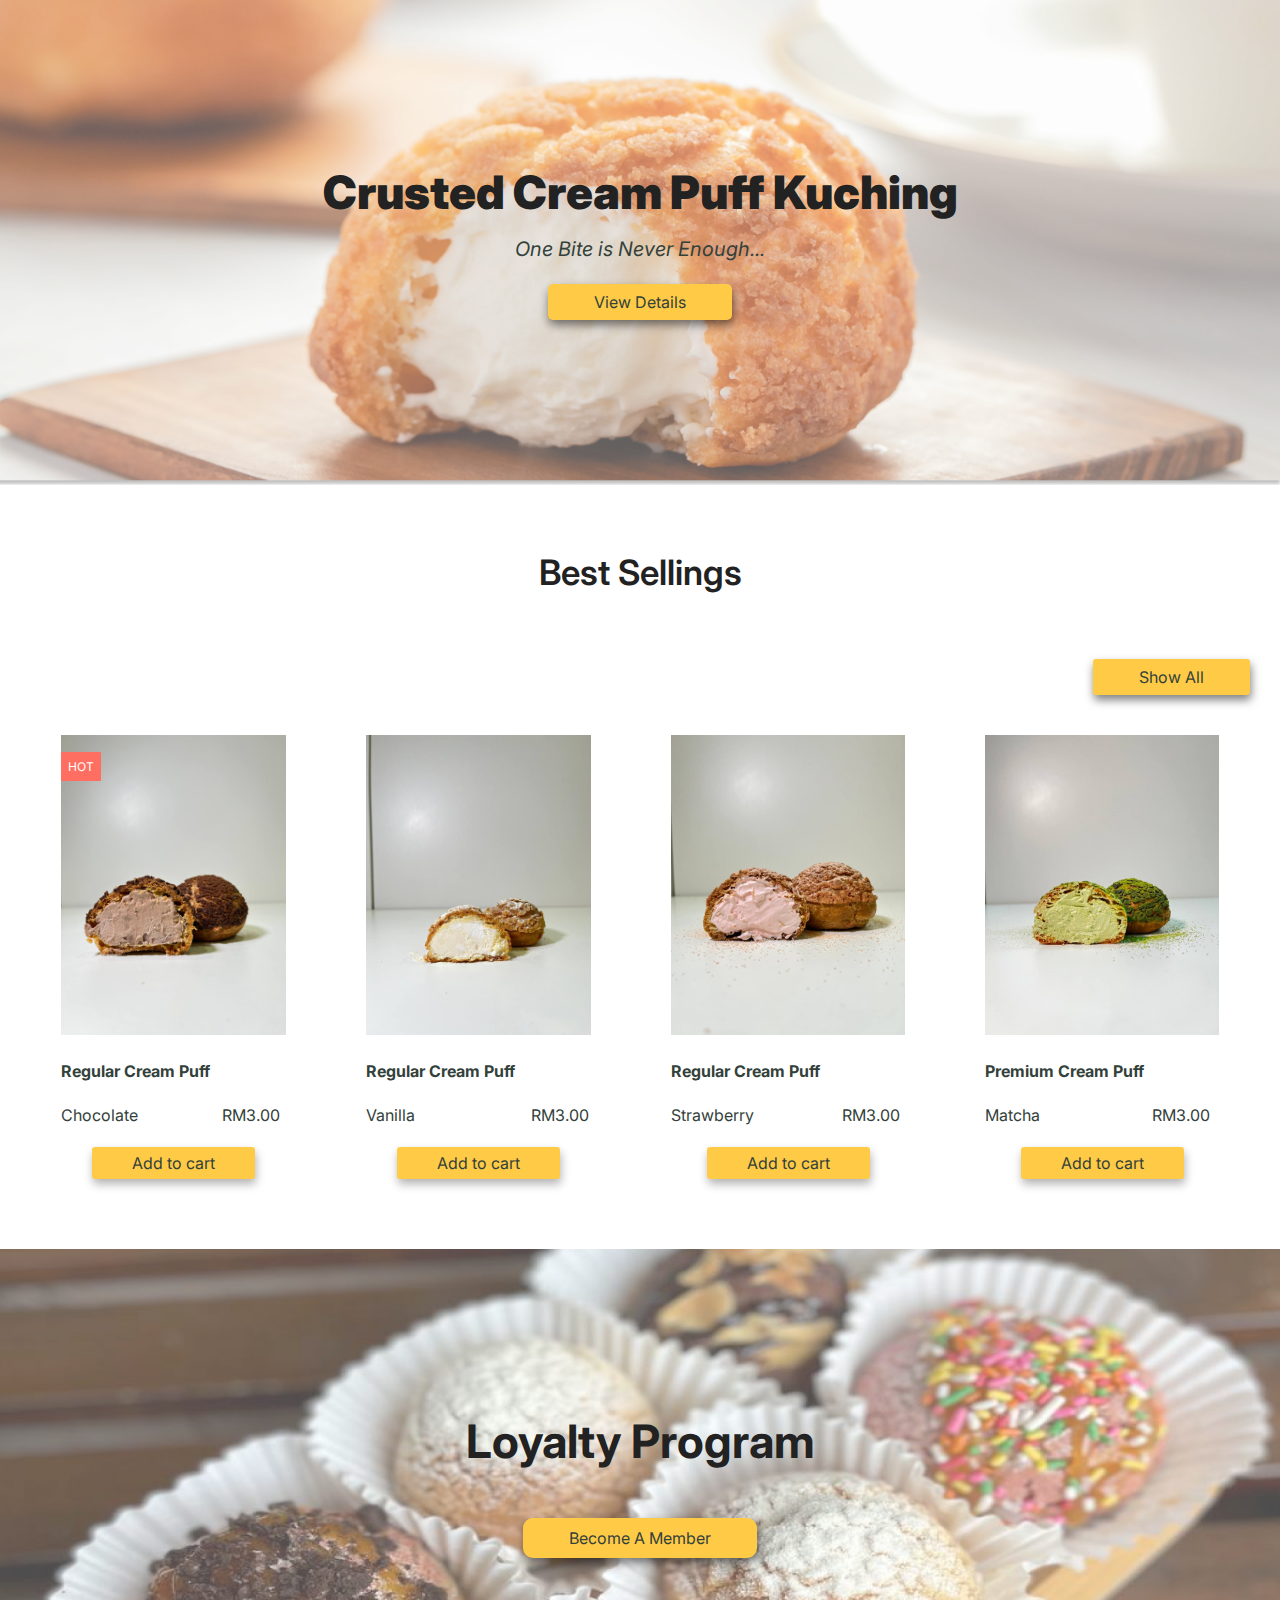
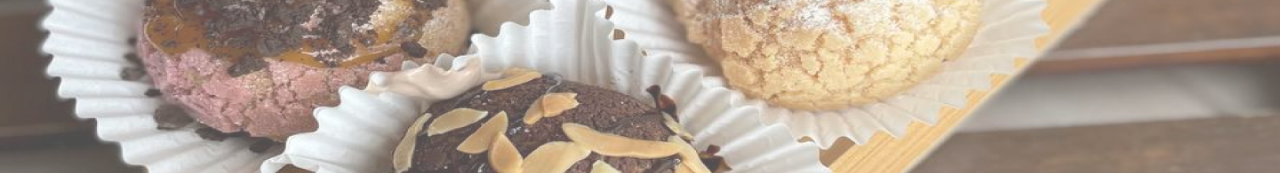
<file: index.html>
<!DOCTYPE html>
<html lang="en">

<head>
    <meta charset="UTF-8">
    <meta http-equiv="X-UA-Compatible" content="IE=edge">
    <meta name="viewport" content="width=device-width, initial-scale=1.0">
    <title>Puff Lab Home</title>
    <link rel="stylesheet" href="https://pro.fontawesome.com/releases/v5.10.0/css/all.css" />
    <link rel="stylesheet" href="index.css">

</head>

<body>
    <section id="details">
        <div class="box">
            <h1>Crusted Cream Puff Kuching</h1>
            <p>One Bite is Never Enough...</p>
            <a href="allproduct.html"><button class="viewdetails">View Details</button></a>
        </div>
    </section>

    <section id="bestsellings">
        <div class="caption">
            <h2>Best Sellings</h2>
        </div>
        <div class="show">
            <a href="creamPuff.html"><button class="showall">Show All</button></a>
        </div>
    </section>

    <section id="products">
        <div class="product">
            <img class="chocolate" src="img/chocolate.jpg">
            <div class="details">
                <h3>Regular Cream Puff</h3>
                <p>Chocolate&emsp;&emsp;&emsp;&emsp;&emsp;&nbsp;RM3.00</p>
                <button class="addtocart">Add to cart</button>
            </div>
            <div class="hotproduct">HOT</div>
        </div>

        <div class="product">
            <img class="vanilla" src="img/vanilla.jpg">
            <div class="details">
                <h3>Regular Cream Puff</h3>
                <p>Vanilla &emsp;&emsp;&emsp;&emsp;&emsp;&emsp;&emsp;RM3.00</p>
                <button class="addtocart">Add to cart</button>
            </div>
        </div>

        <div class="product">
            <img class="strawberry" src="img/strawberry.jpg">
            <div class="details">
                <h3>Regular Cream Puff</h3>
                <p>Strawberry&emsp;&emsp;&emsp;&emsp;&emsp;&nbsp;&nbsp;RM3.00</p>
                <button class="addtocart">Add to cart</button>
            </div>
        </div>

        <div class="product">
            <img class="matcha" src="img/matcha.jpg">
            <div class="details">
                <h3>Premium Cream Puff</h3>
                <p>Matcha&emsp;&emsp;&emsp;&emsp;&emsp;&emsp;&nbsp;&nbsp;&nbsp;&nbsp;RM3.00</p>
                <button class="addtocart">Add to cart</button>
            </div>
        </div>
    </section>

    <section id="loyalty">
        <div class="loyaltyp">
            <h1>Loyalty Program</h1>
            <a href="login.html"><button class="loyalty">Become A Member</button></a>
        </div>
    </section>
</body>
</file>
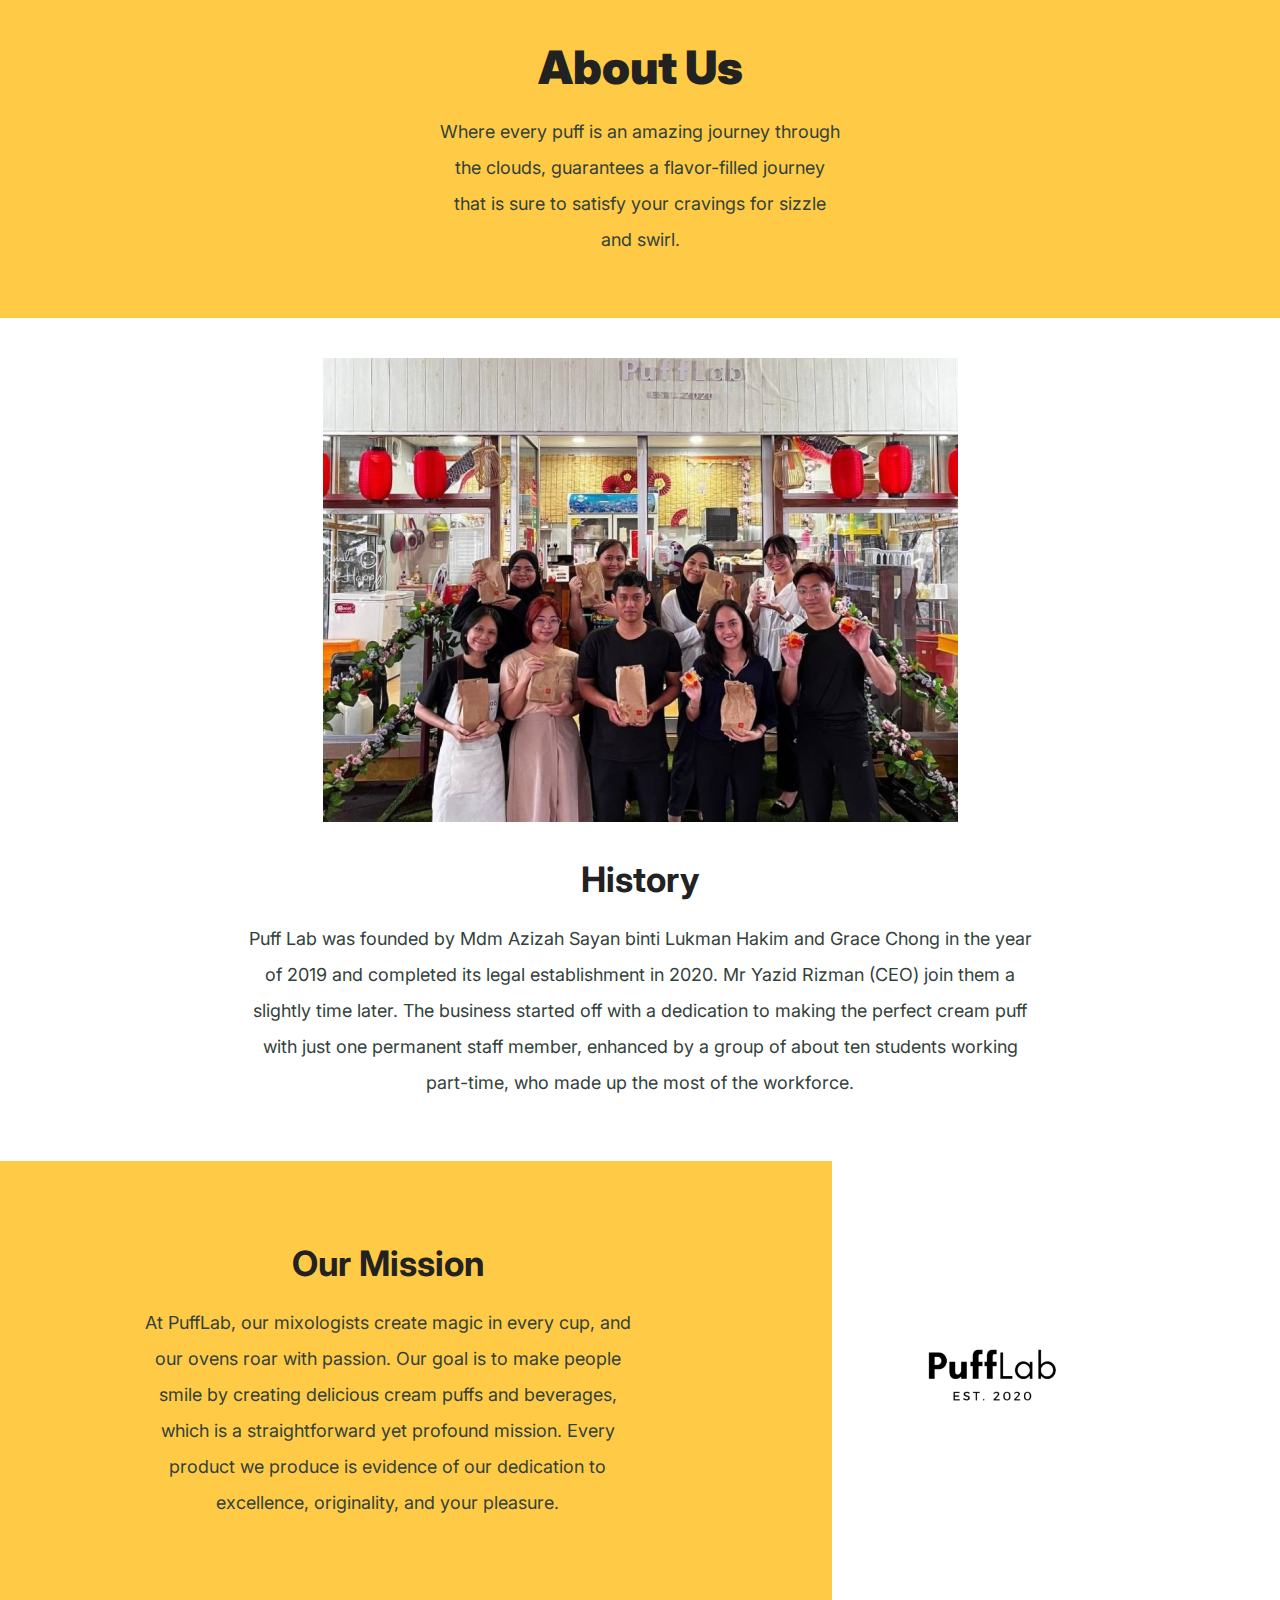
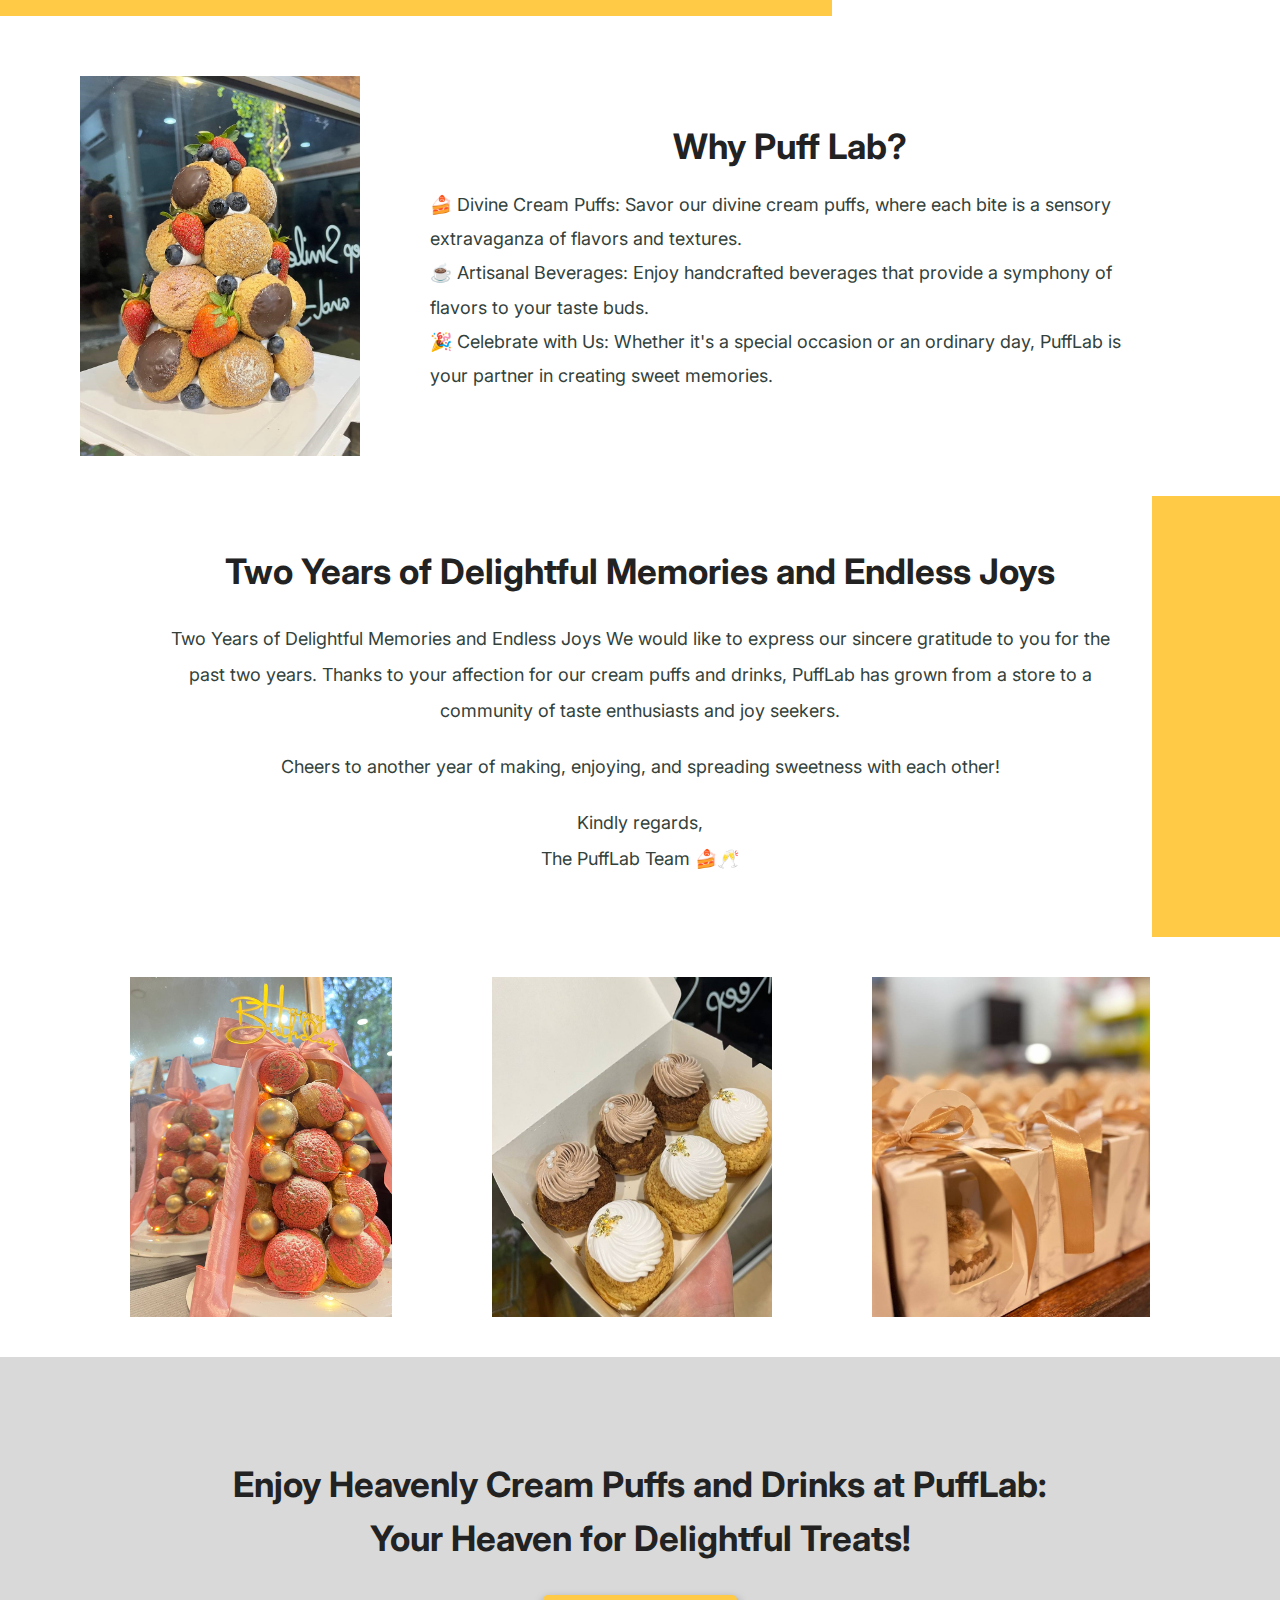
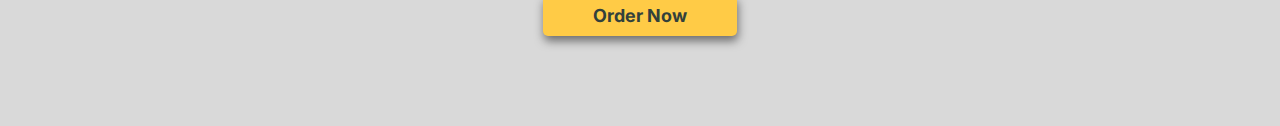
<file: aboutUs.html>
<!DOCTYPE html>
<html lang="en">

<head>
    <meta charset="UTF-8">
    <meta http-equiv="X-UA-Compatible" content="IE=edge">
    <meta name="viewport" content="width=device-width, initial-scale=1.0">
    <title>Puff Lab About Us</title>
    <link rel="stylesheet" href="https://pro.fontawesome.com/releases/v5.10.0/css/all.css" />
    <link rel="stylesheet" href="aboutUs.css">
</head>

<body>

    <section id="about" class="section-p1">
        <div class="box">
            <h2>About Us</h2>
            <p>Where every puff is an amazing journey through the clouds, guarantees a flavor-filled journey that is
                sure to satisfy your cravings for sizzle and swirl. </p>
        </div>
    </section>

    <section id="history" class="section-p1">
        <div class="imgbox">
            <img class="pic" src="img/gp.png">
        </div>

        <div class="text">
            <div class="cont">
                <h3>History</h3>
                <p>Puff Lab was founded by Mdm Azizah Sayan binti Lukman Hakim and Grace Chong in the year of 2019 and
                    completed its legal establishment in 2020. Mr Yazid Rizman (CEO) join them a slightly time later.
                    The business started off with a dedication to making the perfect cream puff with just one permanent
                    staff member, enhanced by a group of about ten students working part-time, who made up the most of
                    the workforce.</p>
            </div>
        </div>
    </section>

    <section id="mission" class="section-p1">
        <div class="box2">
            <h3>Our Mission</h3>
            <p>At PuffLab, our mixologists create magic in every cup, and our ovens roar with passion. Our goal is to
                make people smile by creating delicious cream puffs and beverages, which is a straightforward yet
                profound mission. Every product we produce is evidence of our dedication to excellence, originality, and
                your pleasure.</p>
        </div>
        <div class="image-container">
            <img class="pic2" src="img/logo1.png">
        </div>
    </section>

    <section id="why" class="section-p1">
        <div class="container">
            <img class="pic3" src="img/pic.jpg">
        </div>
        <div class="caption">
            <h3>Why Puff Lab?</h3>
            <ul>
                <li>🍰 Divine Cream Puffs: Savor our divine cream puffs, where each bite is a sensory extravaganza of
                    flavors and textures.</li>
                <li>☕ Artisanal Beverages: Enjoy handcrafted beverages that provide a symphony of flavors to your taste
                    buds.</li>
                <li>🎉 Celebrate with Us: Whether it's a special occasion or an ordinary day, PuffLab is your partner in
                    creating sweet memories.</li>
            </ul>
        </div>
    </section>

    <section id="joys" class="section-p1">
        <div class="contain">
            <h3>Two Years of Delightful Memories and Endless Joys</h3>
            <p>Two Years of Delightful Memories and Endless Joys
                We would like to express our sincere gratitude to you for the past two years. Thanks to your affection
                for our cream puffs and drinks, PuffLab has grown from a store to a community of taste enthusiasts and
                joy seekers.
            <p>Cheers to another year of making, enjoying, and spreading sweetness with each other!</p>
            <p>Kindly regards,<br>
                The PuffLab Team 🍰🥂</p>
        </div>
    </section>

    <section id="images" class="section-p1">
        <div class="image">
            <img src="img/image1.jpg">
            <img src="img/image2.jpg">
            <img src="img/image3.jpg">
        </div>
    </section>

    <section id="last" class="section-p1">
        <div class="order">
            <h3>Enjoy Heavenly Cream Puffs and Drinks at PuffLab:<br>
                Your Heaven for Delightful Treats!</h3>
            <a href="creamPuff.html"><button class="ordernow">Order Now</button></a>
        </div>
    </section>

</body>

</html>
</file>
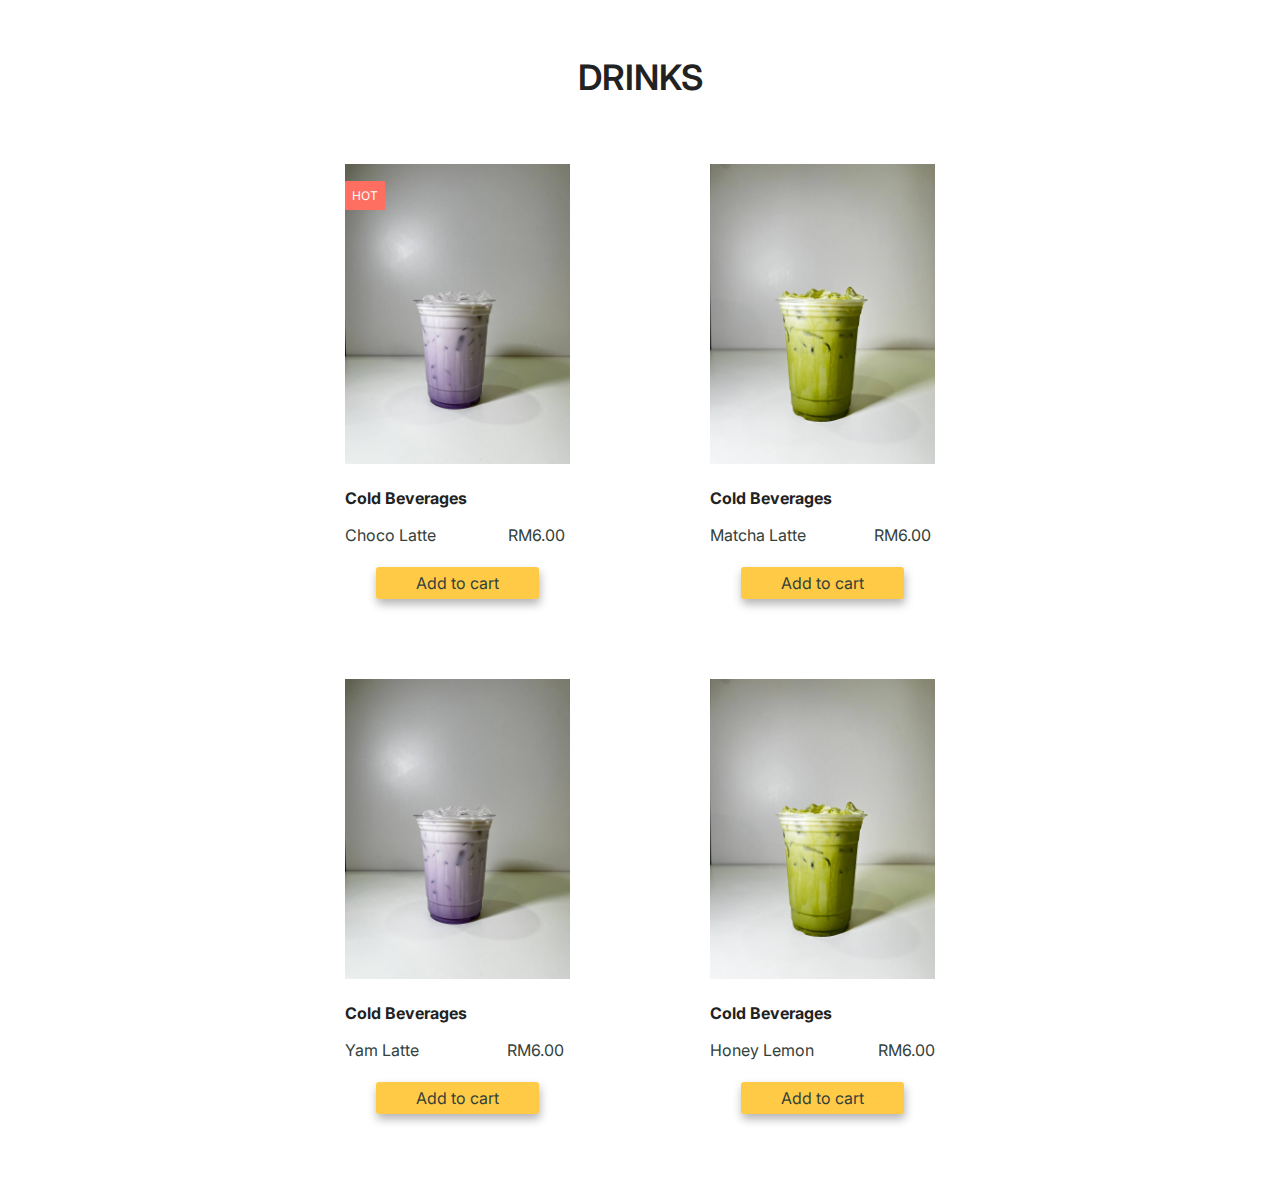
<file: drinks.html>
<!DOCTYPE html>
<html lang="en">

<head>
    <meta charset="UTF-8">
    <meta http-equiv="X-UA-Compatible" content="IE=edge">
    <meta name="viewport" content="width=device-width, initial-scale=1.0">
    <title>Puff Lab Drinks</title>
    <link rel="stylesheet" href="https://pro.fontawesome.com/releases/v5.10.0/css/all.css" />
    <link rel="stylesheet" href="drinks.css">
</head>

<body>
    <section id="title">
        <div class="drinks">
            <h3>DRINKS</h3>
        </div>
    </section>

<!--drinks1-->

    <section id="products">
        <div class="product">
            <img class="chocolatte" src="img/yamlatte.jpg">
            <div class="details">
                <h2>Cold Beverages</h2>
                <p>Choco Latte &emsp;&emsp;&emsp;&emsp;&nbsp;RM6.00</p>
                <button class="addtocart">Add to cart</button>
            </div>
            <div class="hotproduct">HOT</div>
        </div>

        <div class="product">
            <img class="matchalatte" src="img/matchalatte.jpg">
            <div class="details">
                <h2>Cold Beverages</h2>
                <p>Matcha Latte&emsp;&emsp;&emsp;&emsp;&nbsp;RM6.00</p>
                <button class="addtocart">Add to cart</button>
            </div>
        </div>

    </section>

<!--drinks2-->

    <section id="products">
        <div class="product">
            <img class="yamlatte" src="img/yamlatte.jpg">
            <div class="details"></div>
                <h2>Cold Beverages</h2>
                <p>Yam Latte&emsp;&emsp;&emsp;&emsp;&emsp;&nbsp;&nbsp;RM6.00</p>
                <button class="addtocart">Add to cart</button>
            </div>
        </div>

        <div class="product">
            <img class="honeylemon" src="img/matchalatte.jpg">
            <div class="details">
                <h2>Cold Beverages</h2>
                <p>Honey Lemon&emsp;&emsp;&emsp;&emsp;RM6.00</p>
                <button class="addtocart">Add to cart</button>
            </div>
        </div>

    </section>

</body>
</html>
</file>
<file: index.css>
@import url('https://fonts.googleapis.com/css2?family=Inter:wght@400;500;600;700;800;900&family=Roboto:ital,wght@0,400;0,500;0,700;0,900;1,400;1,500;1,700;1,900&display=swap');

* {
    margin: 0;
    padding: 0;
    box-sizing: border-box;
    font-family: "Inter", sans-serif;
}

html {
    scroll-behavior: smooth;
}

/* Global Styles */

h1 {
    font-size: 46px;
    line-height: 54px;
    color: #222;
    font-weight: 900;
}

h2 {
    font-size: 35px;
    line-height: 54px;
    color: #222;
    font-weight: 600;
    text-align: center;
    padding: 60px;
}

h3 {
    font-size: 16px;
    color: #33413b;
    margin: 15px 0 20px 0;
    line-height: 1.5;
}

p {
    font-size: 16px;
    color: #33413b;
    margin: 15px 0 20px 0;
    line-height: 1.5;
}

body {
    width: 100%;
}

/*details section*/

#details {
    display: flex;
    flex-wrap: wrap;
    justify-content: center;
    align-items: center;
    text-align: center; 
    background: url('img/details.png') center/cover no-repeat; 
    color: #fff; 
    padding: 5px; 
}

#details .box {
    padding: 160px; /* Adjust padding as needed */
}

#details h2 {
    font-weight: 700;
    margin-bottom: 10px;
}

#details h3 {
    font-size: 16px;
    color: #33413b;
    margin: 15px 0 20px 0;
    line-height: 1.5;
}

#details p {
    font-size: 20px;
    line-height: 1.5;
    margin-bottom: 20px;
    font-style: italic;
}

#details .img {
    display: none; /* Hide the image element since it's set as the background */
}

#details .box button{
    font-size: 16px;
    padding: 8px 46px;
    border: none;
    background-color: #FFCb46;
    color: #33413b;
    font-weight: normal;
    border-radius: 5px;
    box-shadow: 1px 5px 10px rgba(0, 0, 0, 0.5);
    transition: background-color 0.2s ease;
}

#details .box button:hover{
    background-color: #FFA500;
    color: white;
}

/*show all button*/
.show{
    text-align: right;
    margin-right: 30px;
    margin-bottom: 30px;
}

.show button{
    font-size: 16px;
    padding: 8px 46px;
    border: none;
    background-color: #FFCb46;
    color: #33413b;
    font-weight: normal;
    border-radius: 3px;
    box-shadow: 1px 5px 10px rgba(0, 0, 0, 0.5);
    transition: background-color 0.2s ease;
}

.show button:hover{
    background-color: #FFA500;
    color: white;
}

/*best selling product section*/
#products {
    display: flex;
    justify-content: center;
    padding: 10px;
    margin-bottom: 40px;
    transition: transform 0.5s ease;
}

#products-container {
    overflow: hidden;
    position: relative;
}

#slider-container {
    position: relative;
    overflow: hidden;
}

#products {
    display: flex;
    transition: transform 0.5s ease; /* Smooth transition effect for sliding */
}

#products .product {
    position: relative;
    text-align: left;
    margin-left: 40px;
    margin-right: 40px;
}

#products .product img{
    max-width: 262px;
    height: 300px;
    position: relative;
}

#products .hotproduct {
    font-size: 12px;
    position: absolute;
    top: 17px;
    left: 0px;
    background-color: #FF6F61; /* Adjust the color as needed */
    color: white;
    padding: 7px;
    border-radius: 1px;
}

#products .product .details{
    margin-top: 20px;
    margin-bottom: 20px;
}

#products .product button{
    font-size: 16px;
    padding: 6px 40px;
    border: none;
    background-color: #FFCb46;
    color: #33413b;
    font-weight: normal;
    border-radius: 3px;
    box-shadow: 1px 5px 10px rgba(0, 0, 0, 0.3);
    transition: background-color 0.2s ease;
}

#products .product button:hover{
    background-color: #FFA500;
    color: white;
}

.addtocart{
    display: block;
    margin: 0 auto;
}

/*loyalty member section*/

#loyalty {
    display: flex;
    flex-wrap: wrap;
    justify-content: center;
    align-items: center;
    text-align: center; 
    background: url('img/loyalty.png') center/cover no-repeat; 
    color: #fff; 
    padding: 5px; 
}

#loyalty .loyaltyp {
    padding: 160px; 
}

#loyalty h1 {
    font-weight: 700;
    margin-bottom: 50px;
}

#loyalty .img {
    display: none; /* Hide the image element since it's set as the background */
}

#loyalty .loyaltyp button{
    font-size: 16px;
    padding: 10px 46px;
    border: none;
    background-color: #FFCb46;
    color: #33413b;
    font-weight: normal;
    border-radius: 10px;
    box-shadow: 1px 5px 10px rgba(0, 0, 0, 0.5);
    transition: background-color 0.2s ease;
    margin-bottom: 50px;
}

#loyalty .loyaltyp button:hover{
    background-color: #FFA500;
    color: white;
}
</file>
<file: aboutUs.css>
@import url('https://fonts.googleapis.com/css2?family=Inter:wght@400;500;600;700;800;900&family=Roboto:ital,wght@0,400;0,500;0,700;0,900;1,400;1,500;1,700;1,900&display=swap');

* {
    margin: 0;
    padding: 0;
    box-sizing: border-box;
    font-family: "Inter", sans-serif;
}

html {
    scroll-behavior: smooth;
}

/* Global Styles */

h1 {
    font-size: 50px;
    line-height: 64px;
    color: #222;
}

h2 {
    font-size: 46px;
    line-height: 54px;
    color: #222;
    font-weight: 900;
}

h3 {
    font-size: 35px;
    line-height: 54px;
    color: #222;
}

p {
    font-size: 18px;
    color: #33413b;
    margin: 15px 0 20px 0;
    line-height: 1.5;
}

.section-p1 {
    padding: 40px 80px;
}

body {
    width: 100%;
}

/*About  Us Section*/
#about{
    display: flex;
    flex-wrap: wrap;
    justify-content: center;
    background-color: #FFCb46;
}

#about .box{
    text-align: center;
    width: 400px;
}

#about .box h2{
    justify-content: center;
    margin-bottom: 20px;
}

/*History Section*/
#history .imgbox{
    display: flex;
    justify-content: center;
}

#history .pic {
    max-width: 100%; /* Make sure the image doesn't exceed its container width */
    margin-bottom: 10px; /* Add margin at the bottom to create space */
}

#history .text{
    display: flex;
    justify-content: center;
    margin-top: 20px; /* Add margin at the top to create space */
}

#history .text .cont{
    text-align: center;
    max-width: 800px;
}

/*mission Section*/
#mission {
    display: flex;
    flex-wrap: wrap;
    justify-content: center;
    position: relative;
    background: linear-gradient(to right, #FFCb46 65%, transparent 50%);
}

#mission .box2 {
    flex: 1;
    padding: 35px;
}

#mission .image-container {
    position: absolute;
    top: 30%;
    right: 0;
    bottom: 25%;
    width: 30%;
}

#mission .image-container img {
    width: 50%;
    height: auto;
}

#mission h3, #mission .box2 p {
    margin-right: 50%; /* Create space for the image on the right */
    padding-left: 20px; /* Add padding for better separation between text and background */
    text-align: center; 
}
/*why section*/
#why{
    display:flex;
    align-items: center;
    padding-top: 60px;
    padding-bottom: 40px;
}

#why .container {
    display: flex;
    align-items: center;
    width: 350px;
    height: 380px;
}

#why .pic3 {
    width: 100%;
    height: 100%;
}

#why .caption h3{
    text-align: center;
}

#why .caption{
    text-align: left;
    width: 900px;
    margin-left: 70px;
    margin-right: 50px;
}

#why ul{
    font-size: 18px;
    color: #33413b;
    margin: 15px 0 20px 0;
    line-height: 1.9;
    list-style-type: none;
}

/* Joys section*/
#joys {
    display: flex;
    flex-wrap: wrap;
    justify-content: center;
    position: relative;
    background: linear-gradient(to left, #FFCb46 10%, transparent 0%);
}
#joys .contain{
    max-width: 85%;
    margin: 0 auto;
    text-align: center;
}

#joys .contain h3, p{
    line-height: 2;
}

/*images section*/
#images{
    flex-wrap: wrap;
}
#images .image{
    display: flex;
    justify-content: center;
}

#images .image img{
    width: 280px;
    height: 340px;
    margin-right: 50px;
    margin-left: 50px;
}

/*ordernow Section*/
#last{
    display: flex;
    flex-wrap: wrap;
    justify-content: center;
    background-color: #D9D9D9;
}

#last .order{
    text-align: center;
    width: 900px;
    margin-bottom: 50px;
}

#last .order h3{
    justify-content: center;
    margin-top: 60px;
    margin-bottom: 30px;
}

#last .order button{
    font-size: 18px;
    padding: 10px 50px;
    border: none;
    background-color: #FFCb46;
    color: #33413b;
    font-weight: bold;
    border-radius: 5px;
    box-shadow: 1px 5px 10px rgba(0, 0, 0, 0.5);
    transition: background-color 0.2s ease;
}

#last .order button:hover{
    background-color: #FFA500;
    color: white;
}
</file>
<file: drinks.css>
@import url('https://fonts.googleapis.com/css2?family=Inter:wght@400;500;600;700;800;900&family=Roboto:ital,wght@0,400;0,500;0,700;0,900;1,400;1,500;1,700;1,900&display=swap');

*{
    margin: 0;
    padding: 0;
    box-sizing: border-box;
    font-family: "Inter", sans-serif;
}

html {
    scroll-behavior: smooth;
}

/* Global Styles */

h1 {
    font-size: 50px;
    line-height: 64px;
    color: #222;
}

h2 {
    font-size: 16px; 
    color: #222;
    font-weight: 700;
}

h3 {
    font-size: 35px;
    line-height: 54px;
    color: #222;
    font-weight: 600;
}

p {
    font-size: 16px;
    color: #33413b;
    margin: 15px 0 20px 0;
    line-height: 1.5;
}

body {
    width: 100%;
}

/*title section*/

#title{
    text-align: center;
}

#title .drinks{
    padding: 50px;
}

/*products section*/

#products {
    display: flex;
    justify-content: center;
    padding: 10px;
    margin-bottom: 40px;
}

#products .product {
    position: relative;
    text-align: left;
    margin-left: 70px;
    margin-right: 70px;
}

#products .product img{
    max-width: 262px;
    height: 300px;
    position: relative;
}

#products .hotproduct {
    font-size: 12px;
    position: absolute;
    top: 17px;
    left: 0px;
    background-color: #FF6F61; /* Adjust the color as needed */
    color: white;
    padding: 7px;
    border-radius: 1px;
}

#products .product .details{
    margin-top: 20px;
    margin-bottom: 20px;
}

#products .product button{
    font-size: 16px;
    padding: 6px 40px;
    border: none;
    background-color: #FFCb46;
    color: #33413b;
    font-weight: normal;
    border-radius: 3px;
    box-shadow: 1px 5px 10px rgba(0, 0, 0, 0.3);
    transition: background-color 0.2s ease;
}

#products .product button:hover{
    background-color: #FFA500;
    color: white;
}

.addtocart{
    display: block;
    margin: 0 auto;
}
</file>
